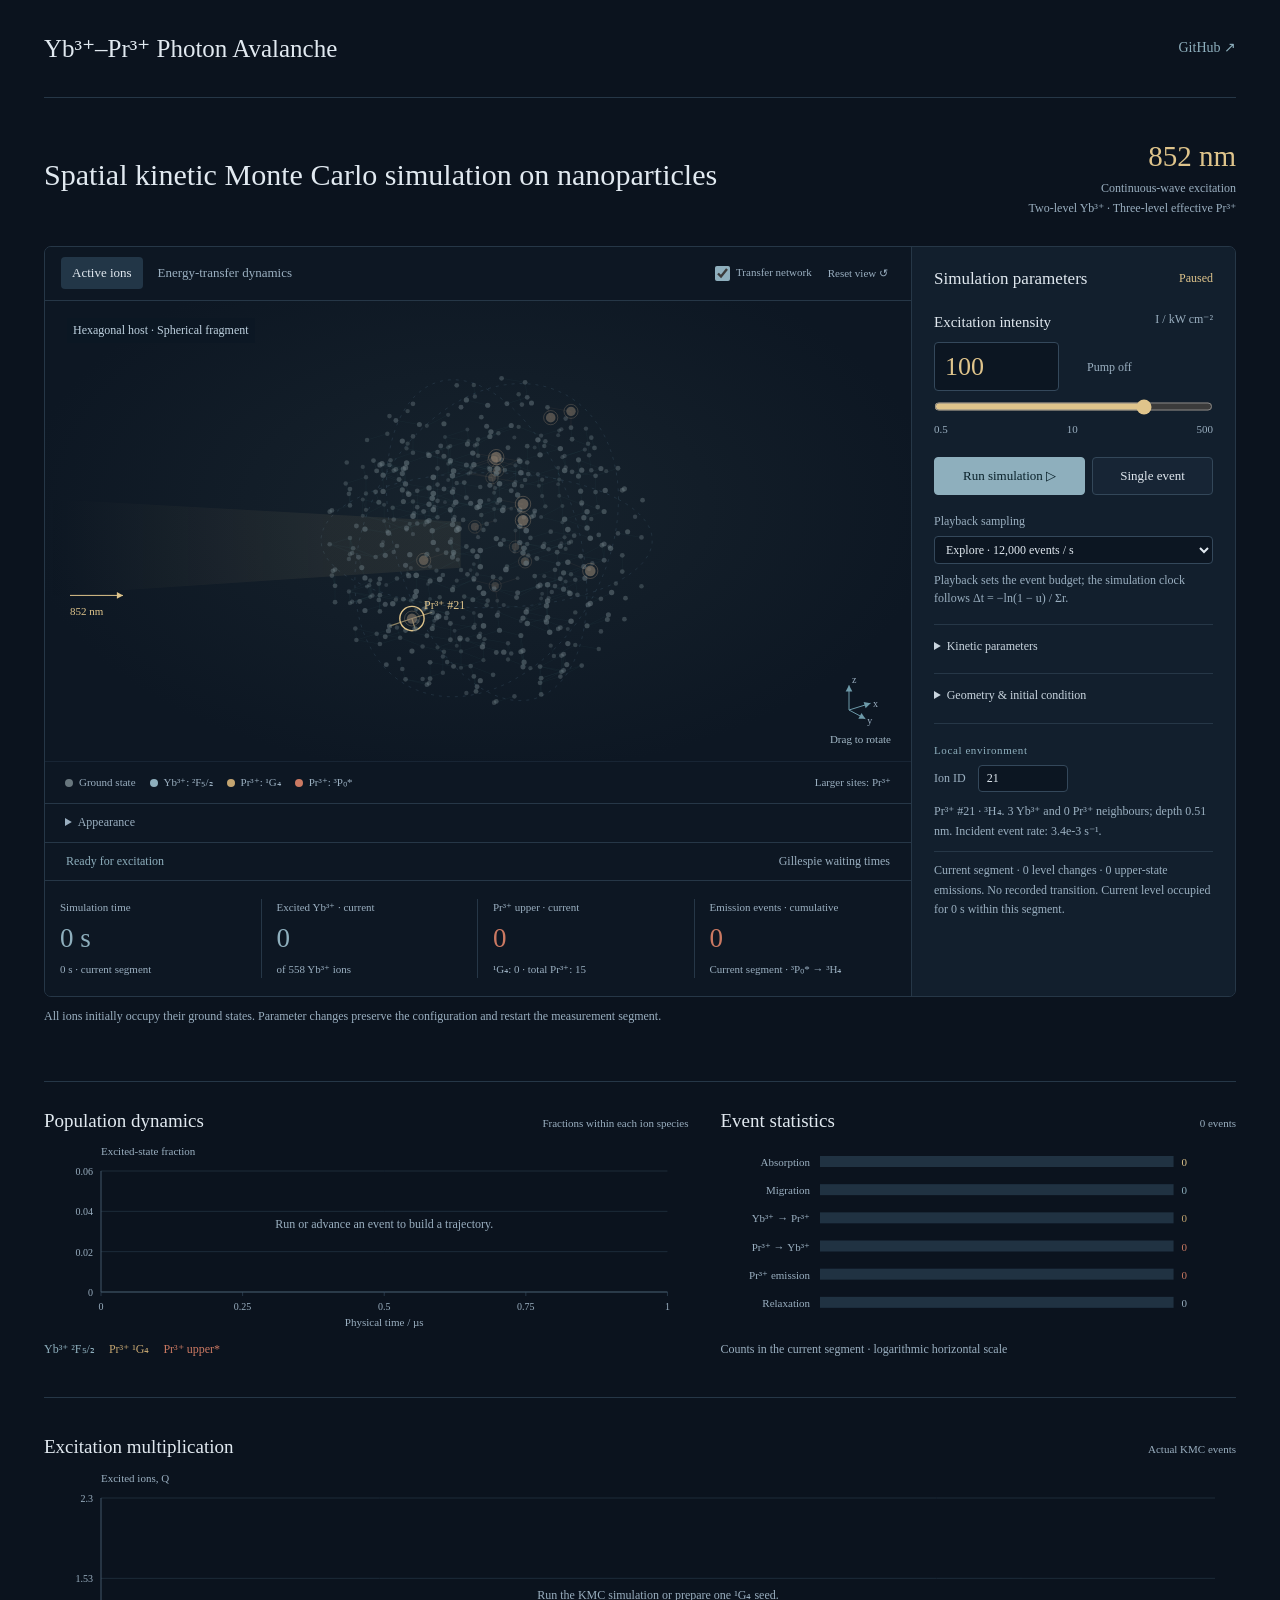
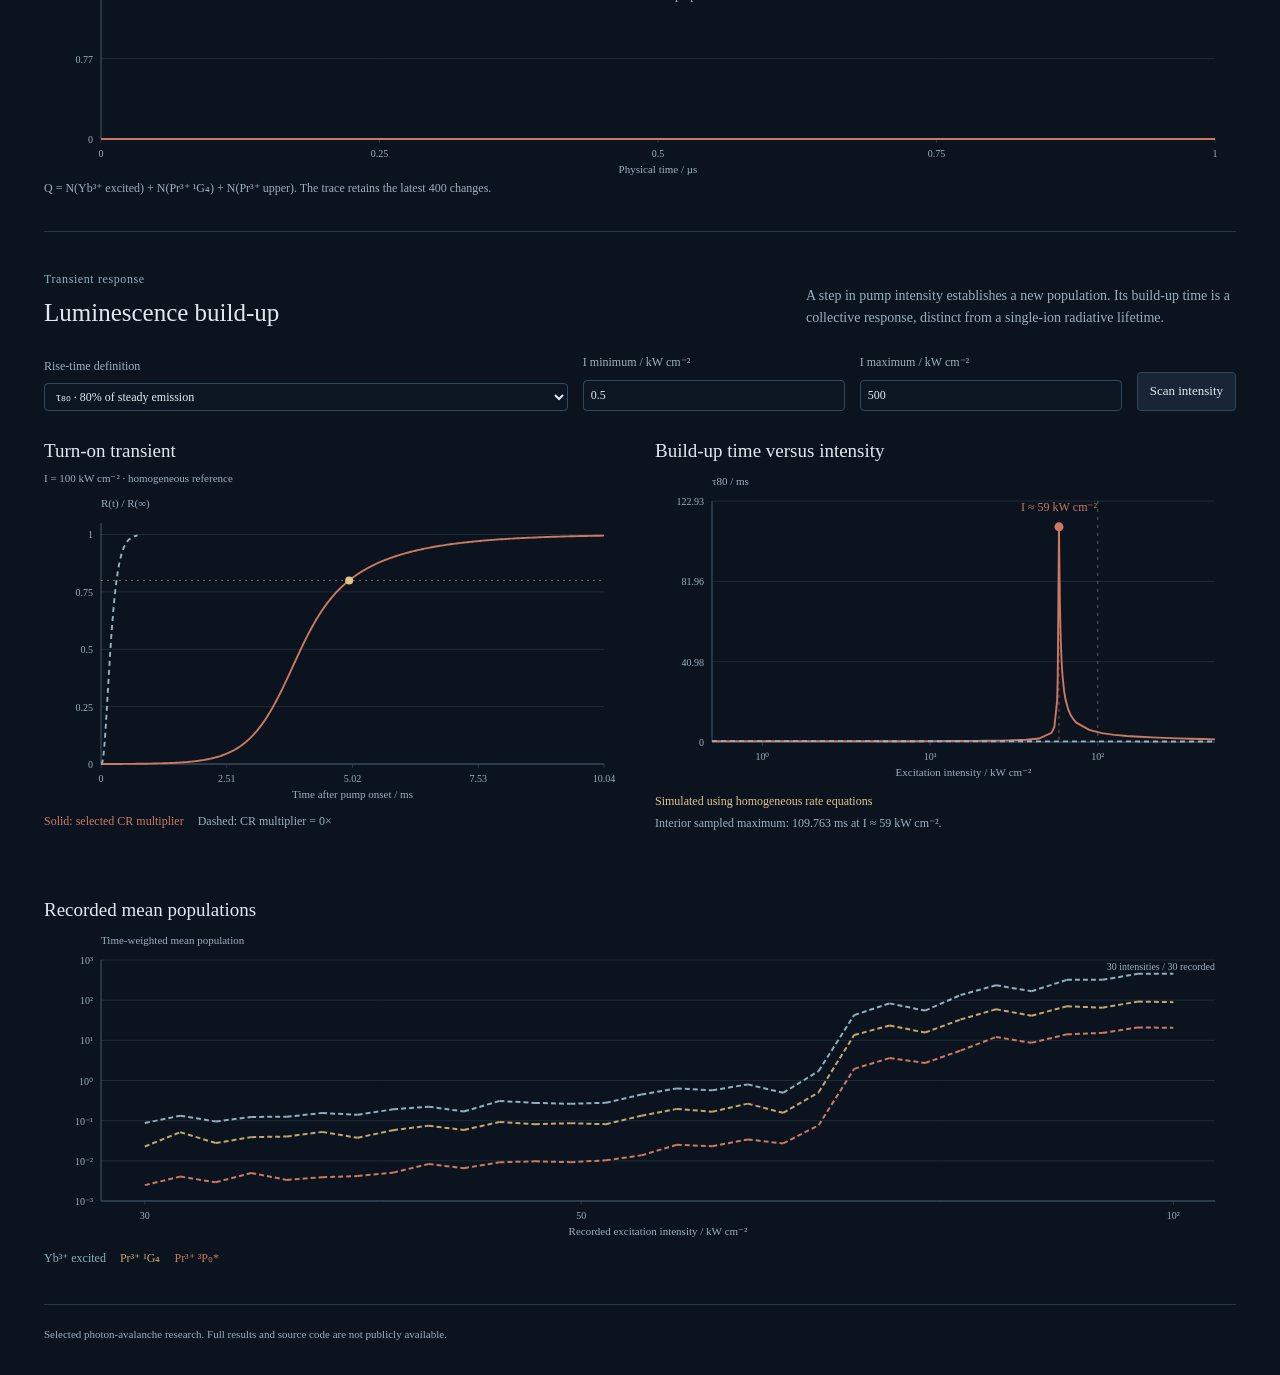
<file: projects/photon-avalanche/index.html>
<!doctype html>
<html lang="en">
<head>
  <meta charset="utf-8">
  <meta name="viewport" content="width=device-width,initial-scale=1">
  <meta name="description" content="An interactive, spatial kinetic Monte Carlo study of excitation migration and optical feedback in a Yb³⁺–Pr³⁺ photon-avalanche model.">
  <title>Yb³⁺–Pr³⁺ Photon Avalanche · Interactive KMC</title>
  <link rel="stylesheet" href="style.css">
  <script defer src="data.js"></script>
  <script defer src="model.js"></script>
  <script defer src="ion-activity.js"></script>
  <script defer src="graphics.js"></script>
  <script defer src="diagnostics.js"></script>
  <script defer src="diagnostic-ui.js"></script>
  <script defer src="app.js"></script>
</head>
<body>
<div class="page">
  <header>
    <a class="brand" href="#top">Yb³⁺–Pr³⁺ Photon Avalanche</a>
    <a class="github-link" href="https://github.com/Madokafriends" target="_blank" rel="noopener noreferrer" aria-label="View the author's public GitHub profile">GitHub ↗</a>
  </header>
  <main id="top">
    <div class="intro">
      <div><h1>Spatial kinetic Monte Carlo simulation on nanoparticles</h1>
      </div>
      <div class="model-stamp"><strong>852 nm</strong><span>Continuous-wave excitation</span><small>Two-level Yb³⁺ · Three-level effective Pr³⁺</small></div>
    </div>
    <section id="dynamics" aria-label="Interactive kinetic Monte Carlo simulation">
      <div class="laboratory">
        <div class="stage">
          <div class="toolbar"><div class="segmented" aria-label="Visualization">
            <button id="spatialView" aria-pressed="true">Active ions</button><button id="levelView" aria-pressed="false">Energy-transfer dynamics</button>
          </div><div class="view-tools" id="spatialTools"><label><input id="showLinks" type="checkbox" checked> Transfer network</label><button id="homeView" class="quiet">Reset view ↺</button></div></div>
          <div id="spatialPanel" class="spatial-panel" aria-labelledby="spatialView">
          <div class="canvas-wrap"><canvas id="crystal" aria-label="Projected three-dimensional nanoparticle with Yb³⁺ and Pr³⁺ ions. Drag to rotate; select an ion to inspect it."></canvas>
            <div class="canvas-tag"><span id="geometryTag">Hexagonal host · Spherical fragment</span></div>
            <div class="view-help" id="viewHelp">Drag to rotate</div>
          </div>
          <div class="legend"><span><i class="dot ground"></i>Ground state</span><span><i class="dot yb"></i>Yb³⁺: ²F₅/₂</span><span><i class="dot pr1"></i>Pr³⁺: ¹G₄</span><span><i class="dot pr2"></i>Pr³⁺: ³P₀*</span><span class="legend-note">Larger sites: Pr³⁺</span></div>
          <details class="appearance"><summary>Appearance</summary>
            <div class="appearance-controls">
              <label for="ionPalette">Palette<select id="ionPalette"><option value="mineral">Mineral</option><option value="contrast">High contrast</option><option value="classic">Original</option></select></label>
              <label for="ionMaterial">Material<select id="ionMaterial"><option value="matte">Matte</option><option value="outline">Outline</option><option value="luminous">Luminous</option></select></label>
            </div>
          </details>
          </div>
    <section id="mechanism" class="mechanism" aria-labelledby="levelView" hidden>
      <div class="mechanism-tabs segmented" aria-label="Energy-level diagram">
        <button id="pathwaysView" aria-pressed="true" aria-controls="pathwaysPanel">Transfer pathways</button>
        <button id="spectroscopyView" aria-pressed="false" aria-controls="spectroscopyPanel">Spectroscopic levels</button>
      </div>
      <div id="pathwaysPanel" class="guide-grid" aria-labelledby="pathwaysView">
        <div class="guide-visual">
          <canvas id="guide" aria-label="Representative Pr³⁺–Yb³⁺–Yb³⁺–Pr³⁺ feedback pathway with all retained process types and paired intra-ion transitions"></canvas>
          <div class="guide-steps" aria-label="Highlight a process">
            <button data-guide="0" aria-pressed="false">Overview</button>
            <button data-guide="1" aria-pressed="false" title="Ground-state absorption">GSA</button>
            <button data-guide="2" aria-pressed="false" title="Excited-state absorption">ESA</button>
            <button data-guide="3" aria-pressed="true" title="Cross-relaxation">CR</button>
            <button data-guide="4" aria-pressed="false" title="Yb³⁺–Yb³⁺ energy migration">Migration</button>
            <button data-guide="5" aria-pressed="false" title="Yb³⁺-to-Pr³⁺ energy transfer">ET</button>
            <button data-guide="6" aria-pressed="false">Radiative</button>
            <button data-guide="7" aria-pressed="false" title="Multiphonon relaxation">MPR</button>
            <button data-guide="8" aria-pressed="false" title="Optional channel; zero baseline rate">Upper → ¹G₄</button>
          </div>
          <p class="guide-notation">Pr³⁺: ³H₄ · ¹G₄ · ³P₀*<br>*Effective upper state; see Spectroscopic levels for the model reduction.</p>
        </div>
      </div>
      <div id="spectroscopyPanel" class="spectroscopy-panel" aria-labelledby="spectroscopyView" hidden>
        <div class="level-sheet" tabindex="0" role="region" aria-label="Spectroscopic manifolds and effective KMC states; scroll horizontally on a narrow screen">
          <svg class="spectroscopic-diagram" viewBox="0 0 840 530" role="img" aria-labelledby="spectrumTitle spectrumDescription">
            <title id="spectrumTitle">Yb³⁺ and Pr³⁺ spectroscopic manifolds and their effective kinetic representation</title>
            <desc id="spectrumDescription">Yb³⁺ has two retained manifolds, ²F₇/₂ and ²F₅/₂. The selected Pr³⁺ spectrum includes ³H₄, ³H₅, ³H₆, ³F₂, ³F₃, ³F₄, ¹G₄, ¹D₂, ³P₀, ³P₁, ¹I₆ and ³P₂. The kinetic model propagates only ³H₄, ¹G₄ and an effective upper state labelled ³P₀*. Vertical positions are schematic, without a numerical energy scale or Stark splitting.</desc>
            <defs><marker id="reductionArrow" markerWidth="8" markerHeight="8" refX="6" refY="4" orient="auto"><path d="M1 1 L6 4 L1 7" fill="none" stroke="currentColor" stroke-width="1.2"/></marker></defs>
            <text class="spectrum-heading" x="55" y="27">Spectroscopic manifolds</text>
            <text class="spectrum-heading" x="540" y="27">Effective KMC states</text>
            <text class="spectrum-ion" x="112" y="65" text-anchor="middle">Yb³⁺</text>
            <text class="spectrum-ion" x="272" y="65" text-anchor="middle">Pr³⁺</text>
            <text class="spectrum-ion" x="580" y="65" text-anchor="middle">Yb³⁺</text>
            <text class="spectrum-ion" x="740" y="65" text-anchor="middle">Pr³⁺</text>
            <path class="spectrum-axis" d="M27 488 V100 M22 109 L27 100 L32 109"/>
            <text class="spectrum-axis-label" transform="translate(17 338) rotate(-90)">Energy</text>
            <g class="spectrum-level yb-level">
              <path d="M76 287 H148"/><text x="159" y="293">²F₅/₂</text>
              <path d="M76 488 H148"/><text x="159" y="494">²F₇/₂</text>
            </g>
            <rect class="upper-band" x="224" y="78" width="151" height="124" rx="5"/>
            <g class="spectrum-level upper-level">
              <path d="M236 94 H308"/><text x="319" y="100">³P₂</text>
              <path d="M236 125 H308"/><text x="319" y="131">¹I₆</text>
              <path d="M236 156 H308"/><text x="319" y="162">³P₁</text>
              <path d="M236 187 H308"/><text x="319" y="193">³P₀</text>
            </g>
            <g class="spectrum-level omitted-level">
              <path d="M236 235 H308"/><text x="319" y="241">¹D₂</text>
            </g>
            <g class="spectrum-level intermediate-level">
              <path d="M236 303 H308"/><text x="319" y="309">¹G₄</text>
            </g>
            <g class="spectrum-level omitted-level">
              <path d="M236 338 H308"/><text x="319" y="344">³F₄</text>
              <path d="M236 365 H308"/><text x="319" y="371">³F₃</text>
              <path d="M236 392 H308"/><text x="319" y="398">³F₂</text>
              <path d="M236 420 H308"/><text x="319" y="426">³H₆</text>
              <path d="M236 452 H308"/><text x="319" y="458">³H₅</text>
            </g>
            <g class="spectrum-level ground-level">
              <path d="M236 488 H308"/><text x="319" y="494">³H₄</text>
            </g>
            <g class="reduction-link">
              <path d="M398 272 H497" marker-end="url(#reductionArrow)"/>
              <text x="448" y="250" text-anchor="middle">Kinetic</text>
              <text x="448" y="307" text-anchor="middle">reduction</text>
            </g>
            <g class="spectrum-level yb-level">
              <path d="M544 287 H616"/><text x="627" y="293">²F₅/₂</text>
              <path d="M544 488 H616"/><text x="627" y="494">²F₇/₂</text>
            </g>
            <g class="spectrum-level upper-level">
              <path d="M704 187 H776"/><text x="787" y="193">³P₀*</text>
            </g>
            <g class="spectrum-level intermediate-level">
              <path d="M704 303 H776"/><text x="787" y="309">¹G₄</text>
            </g>
            <g class="spectrum-level ground-level">
              <path d="M704 488 H776"/><text x="787" y="494">³H₄</text>
            </g>
            <text class="spectrum-small" x="112" y="520" text-anchor="middle">4f¹³</text>
            <text class="spectrum-small" x="272" y="520" text-anchor="middle">4f² · selected manifolds</text>
            <text class="spectrum-small" x="580" y="520" text-anchor="middle">Two states</text>
            <text class="spectrum-small" x="740" y="520" text-anchor="middle">Three states</text>
          </svg>
        </div>
        <div class="spectroscopy-notes">
          <p><strong>From spectroscopic manifolds to kinetic states.</strong> The simulation retains two Yb³⁺ states and three Pr³⁺ states. ³P₀* denotes an effective upper state; other Pr³⁺ manifolds are not propagated separately.</p>
          <p class="tiny">Level positions are schematic. Host-dependent energy shifts and Stark splitting are not resolved. <a href="https://doi.org/10.1039/D0PP00069H" target="_blank" rel="noopener noreferrer">Pr³⁺ spectroscopic reference ↗</a></p>
        </div>
      </div>
    </section>
          <div class="event-line"><span id="eventType">Ready for excitation</span><span id="eventTime">Gillespie waiting times</span></div>
          <div class="metrics">
            <div><span>Simulation time</span><strong id="physicalTime">0 s</strong><small id="timeSeconds">0 s · current segment</small></div>
            <div><span>Excited Yb³⁺ · current</span><strong id="nYb">0</strong><small id="ybFraction">of — Yb³⁺ ions</small></div>
            <div><span>Pr³⁺ upper · current</span><strong id="nPr">0</strong><small id="prFraction">¹G₄: 0 · total Pr³⁺: —</small></div>
            <div><span>Emission events · cumulative</span><strong id="photons">0</strong><small>Current segment · ³P₀* → ³H₄</small></div>
          </div>
        </div>
        <aside class="controls" aria-label="Simulation parameters">
          <div class="control-heading"><h2>Simulation parameters</h2><span id="status">Paused</span></div>
          <div class="control-block">
            <label class="control-label" for="intensity">Excitation intensity <span>I / kW cm⁻²</span></label>
            <div class="numeric"><input id="intensityNumber" type="number" min="0" max="500" step="0.01" value="100" aria-label="Excitation intensity in kilowatts per square centimetre"><button id="pumpOff" class="quiet">Pump off</button></div>
            <input id="intensity" type="range" min="-0.3" max="2.699" step=".001" value="2"><div class="ruler"><span>0.5</span><span>10</span><span>500</span></div>
          </div>
          <div class="transport"><button class="primary" id="run">Run simulation ▷</button><button id="step">Single event</button></div>
          <label class="compact-label" for="speed">Playback sampling</label>
          <select id="speed"><option value="8">Inspect · 8 events / s</option><option value="12000" selected>Explore · 12,000 events / s</option><option value="150000">Accelerated · up to 150,000 events / s</option></select>
          <p class="tiny">Playback sets the event budget; the simulation clock follows Δt = −ln(1 − u) / Σr.</p>
          <details class="settings" id="kineticSettings"><summary>Kinetic parameters</summary>
            <div class="knob"><label for="esa">Pr³⁺ ESA <output id="esaValue">1.00×</output></label><input id="esa" type="range" min=".25" max="2" step=".05" value="1"></div>
            <div class="knob"><label for="gsa">Yb³⁺ GSA <output id="gsaValue">1.00×</output></label><input id="gsa" type="range" min="-1.30103" max="1.30103" step=".001" value="0"></div>
            <div class="knob"><label for="feedback">Pr³⁺ → Yb³⁺ cross-relaxation (CR) <output id="feedbackValue">1.00×</output></label><input id="feedback" type="range" min="0" max="5" step=".05" value="1"></div>
            <div class="knob"><label for="migration">Yb³⁺–Yb³⁺ migration <output id="migrationValue">1.00×</output></label><input id="migration" type="range" min="0" max="3" step=".05" value="1"></div>
            <div class="knob"><label for="mpr">Pr³⁺ nonradiative loss <output id="mprValue">1.00×</output></label><input id="mpr" type="range" min="0" max="3" step=".05" value="1"></div>
          </details>
          <details class="settings"><summary>Geometry &amp; initial condition</summary>
            <label for="parameterProfile">Geometry preset</label><select id="parameterProfile"><option value="thesis">Default</option><option value="table">Higher Pr³⁺ concentration</option><option value="archive">Extended interaction range</option><option value="custom">Custom geometry</option></select>
            <p class="fixed-host">Host geometry · Hexagonal</p>
            <div class="form-row"><label>a / Å<input id="latticeA" type="number" min="2.5" max="10" step=".5" value="5"></label><label>c / Å<input id="latticeC" type="number" min="1.5" max="10" step=".5" value="3.5"></label></div>
            <label for="cutoff">Interaction cutoff / Å</label><input id="cutoff" type="number" min="2.5" max="10" step=".5" value="5">
            <div class="form-row"><label>Radius / 5 Å<input id="radius" type="number" min="3" max="8" step=".5" value="6.5"></label><label>Random seed<input id="seed" type="number" min="0" max="999999" step="1" value="1234"></label></div>
            <div class="form-row"><label>Yb³⁺ / %<input id="fractionYb" type="number" min="2" max="40" step="1" value="15"></label><label>Pr³⁺ / %<input id="fractionPr" type="number" min=".1" max="5" step=".1" value=".5"></label></div>
            <button id="rebuild" class="wide">Rebuild nanoparticle</button>
            <div class="reset-row"><button id="reset">Ground state ↺</button><button id="seedG4">One G₄ seed</button></div>
            <p class="tiny">The interactive geometry is a solid spherical crop. No explicit shell or surface-quenching channels are included.</p>
          </details>
          <div class="inspection"><span class="eyebrow">Local environment</span><label class="ion-id" for="inspectIon">Ion ID<input id="inspectIon" type="number" min="0" step="1" value="0" aria-label="Inspect ion by ID"></label><p id="inspector">Select an ion to inspect its state and available neighbours.</p><p id="ionActivity" class="tiny">No transitions recorded in this measurement segment.</p></div>
        </aside>
      </div>
      <p class="segment-note" id="segmentNote" aria-live="polite">All ions initially occupy their ground states. Parameter changes preserve the configuration and restart the measurement segment.</p>
    </section>


    <section id="trajectories" aria-label="KMC trajectories and excitation accounting">
      <div class="trace-grid">
        <figure><figcaption>Population dynamics<span>Fractions within each ion species</span></figcaption><canvas id="trace" aria-label="Live Yb³⁺ excited, Pr³⁺ intermediate and Pr³⁺ upper-state populations against physical time"></canvas><div class="inline-legend"><span class="yb-text">Yb³⁺ ²F₅/₂</span><span class="pr1-text">Pr³⁺ ¹G₄</span><span class="pr2-text">Pr³⁺ upper*</span></div></figure>
        <figure><figcaption>Event statistics<span id="eventsTotal">0 events</span></figcaption><canvas id="events" aria-label="Observed counts for absorption, migration, transfer, emission and loss events"></canvas><p class="tiny">Counts in the current segment · logarithmic horizontal scale</p></figure>
      </div>

      <div class="balance-grid">
        <figure><figcaption>Excitation multiplication<span>Actual KMC events</span></figcaption><canvas id="activity" class="large-chart" aria-label="Number of excited ions against physical time"></canvas><p class="tiny">Q = N(Yb³⁺ excited) + N(Pr³⁺ ¹G₄) + N(Pr³⁺ upper). The trace retains the latest 400 changes.</p></figure>
      </div>
    </section>
    <section id="diagnostics" aria-label="Intensity-dependent avalanche diagnostics">
      <div class="section-heading"><div><p class="eyebrow">Transient response</p><h2>Luminescence build-up</h2></div><p>A step in pump intensity establishes a new population. Its build-up time is a collective response, distinct from a single-ion radiative lifetime.</p></div>
      <div class="diagnostic-controls">
        <label for="riseFraction">Rise-time definition<select id="riseFraction"><option value="0.5">τ₅₀ · 50% of steady emission</option><option value="0.8" selected>τ₈₀ · 80% of steady emission</option><option value="0.95">τ₉₅ · 95% of steady emission</option></select></label>
        <label for="scanMin">I minimum / kW cm⁻²<input id="scanMin" type="number" min="0.01" max="499" value="0.5" step="0.5"></label>
        <label for="scanMax">I maximum / kW cm⁻²<input id="scanMax" type="number" min="0.02" max="500" value="500" step="1"></label>
        <button id="runRiseScan">Scan intensity</button><button id="cancelRiseScan" hidden>Cancel</button>
      </div>
      <div class="diagnostic-grid">
        <figure><figcaption>Turn-on transient<span id="transientIntensity">Selected simulation intensity</span></figcaption><canvas id="transientChart" class="large-chart" aria-label="Normalised turn-on emission with the selected CR multiplier and with that multiplier set to zero"></canvas><div class="inline-legend"><span class="pr2-text">Solid: selected CR multiplier</span><span class="muted">Dashed: CR multiplier = 0×</span></div></figure>
        <figure><figcaption>Build-up time versus intensity</figcaption><canvas id="riseChart" class="large-chart" aria-label="Calculated build-up time versus pump intensity"></canvas><p class="tiny diagnostic-source">Simulated using homogeneous rate equations</p><p id="riseReadout" class="tiny" aria-live="polite">No threshold is assumed. A peak must emerge from the selected model and scan range.</p></figure>
      </div>
    </section>
    <section id="response" class="recorded-response" aria-labelledby="archiveCaption">
      <figure><figcaption id="archiveCaption">Recorded mean populations</figcaption><canvas id="archiveChart" class="large-chart" aria-label="Recorded Monte Carlo observables versus intensity, distinguishing convergence status"></canvas><div class="inline-legend"><span class="yb-text">Yb³⁺ excited</span><span class="pr1-text">Pr³⁺ ¹G₄</span><span class="pr2-text">Pr³⁺ ³P₀*</span></div></figure>
    </section>
  </main>
  <footer>Selected photon-avalanche research. Full results and source code are not publicly available.</footer>
</div>
</body>
</html>
</file>
<file: projects/photon-avalanche/style.css>
:root{--bg:#0b131e;--panel:#101b28;--line:#263747;--text:#e1e9f0;--muted:#9aafc0;--cyan:#68d6dc;--peach:#e9ac7c;--violet:#bba0f0;--gold:#dfc48b;--red:#e78385;--serif:Cambria,Georgia,"Times New Roman",serif}
*{box-sizing:border-box}html{scroll-behavior:smooth;scroll-padding-top:25px}body{margin:0;color:var(--text);background:var(--bg);font:15px/1.6 var(--serif)}button,input,select{font:inherit}button,a,input,select,summary{-webkit-tap-highlight-color:transparent}button{cursor:pointer;background:#172535;color:var(--text);border:1px solid #334759;border-radius:4px;padding:7px 12px;line-height:1.35}button:hover{border-color:var(--cyan);background:#203445}button:focus-visible,a:focus-visible,summary:focus-visible,input:focus-visible,select:focus-visible{outline:2px solid var(--gold);outline-offset:4px}button:disabled{cursor:wait;opacity:.55}a{color:var(--cyan);text-decoration:none}p,h1,h2,h3,figure{margin:0}p{color:var(--muted)}h1,h2,h3{font-weight:400}h1{font-size:32px;line-height:1.25}h2{font-size:25px;line-height:1.3}h3{font-size:21px;line-height:1.35}input,select{accent-color:var(--cyan)}input[type=checkbox]{width:15px;height:15px;margin:0}input[type=range]{width:100%;margin:8px 0 0;height:15px;cursor:pointer}input[type=number],select{background:#0c1622;border:1px solid #34485b;color:var(--text);border-radius:4px;min-width:0;width:100%;padding:5px 7px}input[type=number]{font-variant-numeric:tabular-nums}summary{cursor:pointer;color:#c9d5df}code{font:12px/1.5 Consolas,monospace;color:#c5d4e0}canvas{display:block;width:100%}[hidden]{display:none!important}.page{max-width:1460px;margin:auto;padding:0 44px}.eyebrow{font-size:12px;letter-spacing:.6px;color:var(--cyan);margin-bottom:8px}.tiny{font-size:12px;line-height:1.5}.muted{color:var(--muted)}.gold-text{color:var(--gold)}.yb-text{color:var(--cyan)}.pr1-text{color:var(--peach)}.pr2-text{color:var(--violet)}
header{min-height:98px;display:flex;align-items:center;justify-content:space-between;gap:25px;border-bottom:1px solid var(--line)}.brand{font-size:25px;color:var(--text);line-height:1.2}.brand span{display:block;color:var(--muted);font-size:12px;margin-top:8px;letter-spacing:.7px}nav{display:flex;gap:27px;font-size:14px}nav a{color:var(--muted)}nav a:hover{color:var(--cyan)}.private{font-size:11px;border:1px solid #344345;border-radius:20px;padding:4px 11px;color:#a5c6c1;white-space:nowrap}.intro{display:flex;gap:40px;align-items:center;justify-content:space-between;padding:35px 0 28px}.lede{max-width:740px;font-size:15px;margin-top:10px}.model-stamp{flex-shrink:0;text-align:right}.model-stamp strong{display:block;color:var(--gold);font-weight:400;font-size:29px}.model-stamp span,.model-stamp small{display:block;color:var(--muted);font-size:12px}.presets{display:grid;grid-template-columns:repeat(3,1fr);gap:12px;margin-bottom:20px}.presets button{display:flex;align-items:center;gap:15px;text-align:left;padding:14px 18px;background:#111d29}.presets b{font-size:15px;font-weight:400;display:block}.presets small{font-size:12px;color:var(--muted);display:block;margin-top:3px}.presets button[aria-pressed=true]{border-color:#4c9fa9;background:#142733}.arrow{margin-left:auto;color:var(--muted)}.preset-art{display:block;width:32px;height:32px;flex-shrink:0;border-radius:50%;border:1px solid #3b6471;background:radial-gradient(circle,#68d6dc80,transparent 70%)}.preset-art.strong{border-color:#8b72ba;background:radial-gradient(circle,#dfc2ff,#bba0f050 37%,transparent 75%);box-shadow:0 0 14px #bba0f020}.preset-art.quenched{border-color:#b4787a;background:radial-gradient(circle,#adf5e510,#e7838580 75%,transparent 80%)}
.laboratory{display:grid;grid-template-columns:minmax(0,1fr) 324px;border:1px solid var(--line);border-radius:7px;overflow:hidden;background:var(--panel)}.stage{display:flex;flex-direction:column;min-width:0;background:#0d1723}.toolbar{min-height:54px;display:flex;align-items:center;justify-content:space-between;gap:10px;padding:9px 16px;border-bottom:1px solid var(--line)}.segmented{display:flex;gap:4px;flex-wrap:wrap}.segmented button{border-color:transparent;background:transparent;color:var(--muted);font-size:13px;padding:6px 10px;white-space:nowrap}.segmented button[aria-pressed=true]{background:#223647;color:var(--text)}.view-tools{display:flex;gap:9px;align-items:center;font-size:11px;color:var(--muted)}.view-tools label{display:flex;align-items:center;gap:6px}.view-tools button{font-size:11px;padding:4px 6px}.quiet{background:transparent;border-color:transparent;color:var(--muted)}.canvas-wrap{position:relative;flex:1;min-height:460px;background:radial-gradient(ellipse at 50% 45%,#152b3a 0,#0d1825 58%,#0b141f 100%)}#crystal{width:100%;height:100%;position:absolute;touch-action:none;cursor:grab}#crystal:active{cursor:grabbing}.canvas-tag{position:absolute;left:22px;top:17px;pointer-events:none;font-size:12px;color:#bed1df;background:#0c1723a8;padding:3px 6px}.canvas-tag small{display:block;font-size:11px;color:var(--muted);margin-top:4px}.view-help{position:absolute;bottom:12px;right:20px;pointer-events:none;font-size:11px;color:#a4bac8}.legend{display:flex;flex-wrap:wrap;gap:14px;padding:12px 20px;font-size:11px;border-top:1px solid #26374777;color:var(--muted)}.legend span{display:flex;align-items:center;gap:6px}.legend-note{margin-left:auto}.dot{width:8px;height:8px;display:inline-block;border-radius:50%}.ground{background:#53728b}.yb{background:var(--cyan)}.pr1{background:var(--peach)}.pr2{background:var(--violet)}.event-line{display:flex;gap:12px;justify-content:space-between;border-block:1px solid var(--line);padding:9px 21px;font-size:12px;min-height:39px}.event-line span:first-child{color:var(--cyan)}.event-line span:last-child{color:var(--muted);white-space:nowrap}.metrics{display:grid;grid-template-columns:repeat(4,1fr);padding:18px 0}.metrics>div{padding:0 15px;border-right:1px solid var(--line)}.metrics>div:last-child{border:0}.metrics span,.metrics small{font-size:11px;color:var(--muted);display:block}.metrics strong{font-size:27px;line-height:1.65;font-weight:400;font-variant-numeric:tabular-nums;color:var(--cyan)}.metrics>div:nth-child(3) strong,.metrics>div:nth-child(4) strong{color:var(--violet)}
.controls{border-left:1px solid var(--line);padding:21px 22px;background:#121f2d}.control-heading{display:flex;justify-content:space-between;gap:10px;align-items:center;margin-bottom:20px}.control-heading h2{font-size:17px}.control-heading #status{font-size:12px;color:var(--gold)}.control-label{display:flex;justify-content:space-between;gap:10px;font-size:15px}.control-label span{font-size:12px;color:var(--muted)}.numeric{display:flex;align-items:center;margin-top:8px;gap:15px}.numeric input{max-width:125px;color:var(--gold);font-size:26px;padding:3px 10px}.numeric button{font-size:12px}.control-block input{accent-color:var(--gold)}.ruler{display:flex;justify-content:space-between;color:var(--muted);font-size:11px}.transport{display:grid;grid-template-columns:1.25fr 1fr;gap:7px;margin:18px 0 13px}.transport button{font-size:13px;padding:9px 4px}.primary{background:var(--cyan);color:#09212a;border-color:var(--cyan)}.primary:hover{background:#94edf0;color:#09212a}.compact-label{font-size:12px;color:var(--muted)}#speed{font-size:12px;margin:4px 0 7px}.knob{margin:17px 0 0}.knob label{display:flex;justify-content:space-between;font-size:13px;gap:10px}.knob output{color:var(--cyan);font-variant-numeric:tabular-nums}#feedback{accent-color:var(--violet)}#mpr{accent-color:var(--peach)}.check{display:flex;gap:9px;align-items:center;font-size:13px;margin:15px 0 6px}.surface-note{font-size:11px}.settings{margin-top:17px;border-top:1px solid var(--line);padding-top:12px;font-size:12px}.settings>label{display:block;margin-top:10px;color:var(--muted)}.form-row{display:grid;grid-template-columns:1fr 1fr;gap:10px;margin-top:10px}.form-row label{font-size:12px;color:var(--muted)}.form-row input{display:block;margin-top:3px}.wide{width:100%;margin-top:12px}.reset-row{display:flex;gap:7px;margin-top:8px}.reset-row button{font-size:12px;flex:1;padding:7px 3px}.inspection{border-top:1px solid var(--line);margin-top:18px;padding-top:13px;min-height:75px}.inspection .eyebrow{font-size:11px}.inspection p{font-size:12px;line-height:1.65}.segment-note{font-size:12px;padding:10px 0 19px}.trace-grid{display:grid;grid-template-columns:1.25fr 1fr;gap:32px;padding:24px 0 30px;border-block:1px solid var(--line)}figure{min-width:0}figcaption{display:flex;justify-content:space-between;gap:12px;font-size:19px;align-items:baseline;margin-bottom:6px}figcaption span{font-size:11px;color:var(--muted)}.trace-grid canvas{height:190px}.inline-legend{display:flex;gap:22px;flex-wrap:wrap;font-size:12px;margin:8px 0}.trace-grid figure>p{margin-top:8px}
.section-heading{display:flex;justify-content:space-between;gap:35px;align-items:end;padding:38px 0 24px}.section-heading>p{max-width:430px;font-size:14px}.guide-grid{display:grid;grid-template-columns:1.2fr 1fr;gap:35px;background:#101d2a;border:1px solid var(--line);border-radius:6px;padding:25px}.guide-visual{min-width:0}.guide-visual canvas{height:330px}.guide-visual>span{display:block;text-align:center;color:var(--muted);font-size:10px}.guide-copy{padding:3px 6px 0}.guide-steps{display:grid;grid-template-columns:repeat(4,1fr);gap:5px;margin-bottom:27px}.guide-steps button{padding:6px 2px;font-size:11px;background:transparent}.guide-steps button[aria-pressed=true]{border-color:var(--gold);color:var(--gold);background:#292923}.guide-copy p{font-size:14px;margin-top:11px}.guide-copy .eyebrow{font-size:12px;color:var(--gold)}.guide-copy h3{font-size:24px}.reaction{padding:13px 0;font-size:17px;color:var(--peach);line-height:1.65;min-height:60px}.guide-copy .guide-loss{border-top:1px solid var(--line);padding-top:13px;font-size:12px}.response-grid{display:grid;grid-template-columns:1.4fr 1fr;gap:40px;padding-bottom:30px}.large-chart{height:310px}.response-explanation{padding:16px 0 0 25px;border-left:1px solid var(--line);min-width:0}.response-explanation p{font-size:14px;margin-top:13px}.response-explanation .eyebrow{font-size:12px;margin-top:0}.response-explanation .note{font-size:12px;margin-top:20px;line-height:1.7}.readouts{display:grid;grid-template-columns:1fr 1fr;gap:15px;padding:20px 0 5px}.readouts span,.readouts small{display:block;font-size:12px;color:var(--muted)}.readouts strong{display:block;font-size:30px;color:var(--violet);font-weight:400;margin-top:3px}.archive-controls{display:flex;align-items:end;gap:20px;padding:0 0 23px}.archive-controls>label{font-size:12px;flex:1;color:var(--muted)}.archive-controls select{display:block;margin-top:5px;max-width:400px;font-size:13px}.archive-controls .check{flex:none;margin:0 0 7px}.archive-readout{margin-top:15px;border-left:2px solid var(--gold);padding:8px 13px;color:var(--gold);font-size:13px;min-height:65px}.source-path{font-family:Consolas,monospace;font-size:11px!important;overflow-wrap:anywhere}.response-explanation details{font-size:12px;margin-top:18px}.methods{border-top:1px solid var(--line);padding:30px 0}.methods h2{font-size:24px}.method-columns{display:grid;grid-template-columns:repeat(3,1fr);gap:32px;margin-top:25px}.method-columns h3{font-size:17px;margin-bottom:9px}.method-columns p{font-size:13px}.technical{border-top:1px solid var(--line);padding-top:17px;margin-top:26px;font-size:13px}.technical p{margin-top:12px}.technical a{text-decoration:underline;text-underline-offset:3px}footer{display:flex;justify-content:space-between;gap:15px;flex-wrap:wrap;border-top:1px solid var(--line);padding:20px 0 30px;color:var(--muted);font-size:11px}
@media(min-width:1440px){.canvas-wrap{min-height:530px}}@media(max-width:1100px){.page{padding:0 25px}header{gap:18px}nav{gap:16px}.private{display:none}.intro{gap:18px}h1{font-size:28px}.model-stamp small{max-width:180px}.laboratory{grid-template-columns:minmax(0,1fr) 296px}.controls{padding:18px}.toolbar{padding:9px 12px}.view-tools label{display:none}.metrics{grid-template-columns:repeat(2,1fr);row-gap:14px}.metrics>div:nth-child(2){border:0}.canvas-wrap{min-height:480px}.guide-grid{gap:20px;padding:20px}.guide-steps{grid-template-columns:repeat(2,1fr);margin-bottom:15px}.response-grid{gap:24px}.section-heading>p{max-width:330px}.response-explanation{padding-left:20px}}
@media(max-width:780px){.page{padding:0 18px}header{min-height:85px;flex-wrap:wrap;padding:18px 0 14px;gap:13px}.brand{font-size:24px}nav{font-size:12px;gap:20px}.intro{display:block;padding-top:25px}.model-stamp{display:none}h1{font-size:28px}.presets{gap:7px}.presets button{padding:11px 8px;gap:9px}.presets small{font-size:10px}.presets b{font-size:13px}.preset-art{width:22px;height:22px}.arrow{display:none}.laboratory{grid-template-columns:1fr}.controls{border-left:0;border-top:1px solid var(--line);display:grid;grid-template-columns:1fr 1fr;column-gap:25px}.control-heading,.control-block,.transport,.settings,.inspection{grid-column:1/-1}.control-heading{margin-bottom:12px}.controls>.compact-label{grid-column:1/-1}.controls>#speed{grid-column:1}.controls>.tiny{grid-column:2;align-self:center}.knob{grid-column:1/-1}.controls>.check{grid-column:1}.controls>.surface-note{grid-column:2}.canvas-wrap{min-height:440px}.metrics{grid-template-columns:repeat(4,1fr);gap:0}.metrics>div{padding:0 10px}.metrics>div:nth-child(2){border-right:1px solid var(--line)}.metrics strong{font-size:24px}.metrics small{font-size:10px}.legend{gap:12px;padding:11px 15px}.legend-note{display:none}.trace-grid{grid-template-columns:1fr;gap:25px}.section-heading{display:block;padding-top:30px}.section-heading>p{margin-top:12px;max-width:none}.section-heading .segmented{margin-top:17px}.guide-grid{grid-template-columns:1fr;padding:15px}.guide-steps{grid-template-columns:repeat(4,1fr)}.guide-visual canvas{height:320px}.guide-copy{padding:10px 6px}.response-grid{grid-template-columns:1fr;gap:15px}.response-explanation{border-left:0;border-top:1px solid var(--line);padding:18px 0}.large-chart{height:280px}.method-columns{grid-template-columns:1fr;gap:20px}.archive-controls{flex-wrap:wrap;gap:12px}.archive-controls>label{flex:1 1 45%}.archive-controls>.check{flex-basis:100%}.readouts{max-width:500px}figcaption{font-size:17px}.event-line{padding:9px 13px;font-size:11px}.canvas-tag{left:10px;font-size:11px}}
@media(max-width:450px){.page{padding:0 12px}h1{font-size:26px}.lede{font-size:14px}.preset-art{display:none}.presets small{font-size:10px}.presets b{font-size:12px}.canvas-wrap{min-height:350px}.metrics{grid-template-columns:repeat(2,1fr);row-gap:10px}.metrics>div:nth-child(2){border:0}.toolbar{gap:5px}.view-tools button{font-size:10px}.segmented button{padding:6px;font-size:12px}.legend{gap:8px;font-size:10px}.event-line{flex-wrap:wrap}.controls{column-gap:15px}.view-help{font-size:10px;right:10px}.guide-visual canvas{height:280px}.guide-steps button{font-size:10px}.guide-copy h3{font-size:23px}figcaption{display:block}figcaption span{display:block;margin-top:2px}.readouts strong{font-size:26px}}
@media(prefers-reduced-motion:reduce){html{scroll-behavior:auto}*{transition:none!important}}
/* Paired-transition energy diagram and geometry controls. */
.presets{grid-template-columns:repeat(2,1fr)}
.guide-grid{grid-template-columns:1.3fr 1fr}
.guide-visual canvas{height:370px}
.guide-steps{grid-template-columns:repeat(5,1fr)}
.settings .knob{margin:10px 0}.settings p{margin-top:12px}
#esa{accent-color:var(--gold)}#gsa{accent-color:var(--cyan)}
.table-scroll{overflow-x:auto;margin-top:20px}
.parameter-table{width:100%;border-collapse:collapse;font-size:13px;text-align:left}
.parameter-table th{color:var(--text);font-weight:400;background:#152431}
.parameter-table th,.parameter-table td{padding:12px 16px;border-bottom:1px solid var(--line)}
.parameter-table td{color:var(--muted)}
.archive-controls{flex-wrap:wrap}.archive-controls>label{flex:1 1 180px}
.archive-controls .check{flex:0 0 auto}
@media(max-width:1100px){.guide-grid{grid-template-columns:1fr}.guide-visual canvas{height:390px}.guide-copy{padding-top:16px}.guide-steps{max-width:500px}}
@media(max-width:780px){.guide-steps{grid-template-columns:repeat(5,1fr)}.guide-visual canvas{height:330px}}

/* Restore the original figure-and-explanation hierarchy. */
.guide-grid{grid-template-columns:minmax(0,1.65fr) minmax(260px,1fr);gap:32px;padding:27px 25px;background:linear-gradient(120deg,#112131,#101b28);align-items:center}
.guide-visual canvas{height:365px}.guide-copy{padding:8px 0 8px 27px;border-left:1px solid #2a3c4e;max-width:420px}
.guide-copy h3{font-size:25px;line-height:1.35}.guide-copy>p{font-size:14px;line-height:1.8}.guide-copy .reaction{font-size:16px;line-height:1.8;padding:18px 0;color:var(--peach)}
.guide-copy .guide-loss{font-size:11px;margin-top:18px;line-height:1.65}.guide-copy .eyebrow{color:var(--violet);font-size:12px}
.guide-steps{display:flex;flex-wrap:wrap;justify-content:center;gap:6px;max-width:none;margin:0 0 15px}
.guide-steps button{font-size:12px;padding:6px 10px;border:1px solid transparent;color:#aebfcd;background:transparent;border-radius:4px;white-space:nowrap}
.guide-steps button:hover{border-color:#4b6376;background:#1a2c3d}
.guide-steps button[aria-pressed=true]{color:var(--process-color,#e1e9f0);border-color:var(--process-color,#e1e9f0);background:#203043}
.guide-steps button::before{content:"";display:inline-block;width:5px;height:5px;border-radius:50%;margin-right:6px;background:var(--process-color,#e1e9f0);vertical-align:middle}
.guide-steps [data-guide="1"],.guide-steps [data-guide="2"]{--process-color:#dfc48b}.guide-steps [data-guide="3"]{--process-color:#bba0f0}.guide-steps [data-guide="4"]{--process-color:#68d6dc}.guide-steps [data-guide="5"]{--process-color:#e9ac7c}.guide-steps [data-guide="6"]{--process-color:#8bb5cc}.guide-steps [data-guide="7"]{--process-color:#bda994}.guide-steps [data-guide="8"]{--process-color:#9aafc0}
.guide-notation{font-size:11px;color:#8fa5b8;text-align:center;line-height:1.9}.inline-legend{gap:14px}
@media(max-width:1050px){.guide-grid{grid-template-columns:1fr;gap:22px}.guide-copy{max-width:none;border-left:0;border-top:1px solid var(--line);padding:21px 3px 0}.guide-visual canvas{height:365px}}
@media(max-width:780px){.guide-grid{padding:18px 14px}.guide-visual canvas{height:320px}.guide-steps{gap:5px;margin-bottom:13px}.guide-steps button{font-size:12px;padding:6px 9px}.guide-copy h3{font-size:23px}.guide-notation{font-size:10px}}
@media(max-width:450px){.guide-grid{padding:16px 9px}.guide-visual canvas{height:285px}.guide-steps button{padding:6px 7px;font-size:11px}.guide-notation{font-size:9px}}

/* Transient response and exact excitation accounting. */
.balance-grid{display:grid;grid-template-columns:1fr;gap:35px;padding:34px 0;border-bottom:1px solid var(--line)}
.diagnostic-controls{display:flex;align-items:end;gap:15px;flex-wrap:wrap;margin-bottom:25px}.diagnostic-controls>label{font-size:12px;color:var(--muted);flex:1;min-width:120px}.diagnostic-controls>label:first-child{flex:2;min-width:230px}.diagnostic-controls select,.diagnostic-controls input{display:block;margin-top:7px}.diagnostic-controls button{font-size:13px;min-height:39px}.diagnostic-grid{display:grid;grid-template-columns:1fr 1fr;gap:30px}.diagnostic-grid figcaption{display:block}.diagnostic-grid figcaption span{display:block;margin-top:4px}.diagnostic-grid .tiny{min-height:50px;line-height:1.8}.diagnostic-method{font-size:13px;border-top:1px solid var(--line);padding:17px 0 20px;margin-top:20px}.diagnostic-method p{margin-top:12px;line-height:1.9}.diagnostic-method a{text-decoration:underline}.diagnostic-controls button:disabled{opacity:.5;cursor:default}
#trajectories{margin-top:35px}.geometry-note{margin-top:12px;font-size:12px}
@media(max-width:900px){.balance-grid,.diagnostic-grid{grid-template-columns:1fr}.balance-grid{gap:20px}.diagnostic-controls>label{flex:1 1 35%}.diagnostic-controls>label:first-child{flex-basis:100%}}

/* Shared spatial / mechanism stage and optional display controls (25 Oct 2026). */
.spatial-panel{display:flex;flex-direction:column;flex:1;min-width:0}
.appearance{border-top:1px solid var(--line);padding:9px 20px;font-size:12px}
.appearance summary{width:max-content;color:var(--muted)}
.appearance-controls{display:flex;gap:20px;padding:12px 0 4px;max-width:480px}
.appearance-controls label{flex:1;color:var(--muted);font-size:12px}
.appearance-controls select{display:block;margin-top:5px;font-size:12px}
.ground{background:var(--ground,#68777e)}
.canvas-wrap{background:radial-gradient(ellipse at 50% 45%,#17232d,#0d1723 75%)}
.stage .mechanism{padding:8px 16px 18px}
.stage .guide-grid{grid-template-columns:1fr;gap:18px;padding:0;border:0;border-radius:0;background:transparent}
.stage .guide-visual canvas{height:365px}
.stage .guide-copy{border:0;border-top:1px solid var(--line);padding:15px 4px 0;max-width:none}
.stage .guide-copy h3{font-size:22px}
.stage .guide-copy>p{font-size:13px;line-height:1.65}
.stage .guide-copy .reaction{padding:10px 0;font-size:15px;min-height:0}
.stage .guide-copy .guide-loss{font-size:11px;margin-top:10px;padding-top:10px}
.stage .guide-steps{margin-bottom:12px}
.guide-steps [data-guide="3"]{--process-color:var(--violet)}
.guide-steps [data-guide="4"]{--process-color:var(--cyan)}
.guide-steps [data-guide="5"]{--process-color:var(--peach)}
.diagnostic-grid .diagnostic-source{min-height:0;color:var(--gold);margin-top:9px}
#pumpOff:disabled{cursor:default}
.fixed-host{padding-top:12px;color:var(--text)}
.ion-id{display:flex;align-items:center;gap:12px;color:var(--muted);margin:4px 0 10px;font-size:12px}
.ion-id input{width:90px;padding:3px 8px}
#ionActivity{border-top:1px solid var(--line);padding-top:9px;margin-top:9px;line-height:1.65}
@media(max-width:1100px){.toolbar{flex-wrap:wrap}.view-tools label{display:flex}}
@media(max-width:450px){.stage .mechanism{padding:6px 9px 14px}.stage .guide-visual canvas{height:310px}.appearance{padding:9px 15px}}

.recorded-response{padding:32px 0 28px}

/* Spectroscopic context alongside the effective energy-transfer diagram. */
header{justify-content:space-between}.github-link{flex-shrink:0;font-size:14px;padding:6px 0}
.intro h1{max-width:830px;font-size:clamp(24px,2.35vw,32px);line-height:1.4}
.mechanism-tabs{padding:9px 0 13px;border-bottom:1px solid var(--line);margin-bottom:8px}
.mechanism-tabs button{font-size:12px}
.level-sheet{overflow-x:auto;overscroll-behavior-x:contain;padding-top:10px}
.spectroscopic-diagram{display:block;width:100%;min-width:520px;height:auto;max-height:550px;font-family:var(--serif)}
.spectroscopic-diagram text{fill:var(--text);font-size:18px}
.spectroscopic-diagram .spectrum-heading{font-size:20px}
.spectroscopic-diagram .spectrum-ion{font-size:19px}
.spectrum-level path{fill:none;stroke:currentColor;stroke-width:2.5}
.spectroscopic-diagram .spectrum-level text{fill:currentColor;font-size:20px}
.yb-level{color:var(--cyan)}.upper-level{color:var(--violet)}.intermediate-level{color:var(--peach)}
.ground-level{color:var(--text)}.omitted-level{color:var(--muted)}
.upper-band{fill:var(--violet);fill-opacity:.055;stroke:var(--violet);stroke-opacity:.22;stroke-dasharray:4 4}
.spectrum-axis{fill:none;stroke:var(--muted);stroke-width:1}
.spectroscopic-diagram .spectrum-axis-label,.spectroscopic-diagram .spectrum-small{fill:var(--muted);font-size:15px}
.reduction-link{color:var(--gold)}.reduction-link path{fill:none;stroke:currentColor;stroke-width:1.5}
.spectroscopic-diagram .reduction-link text{fill:currentColor;font-size:17px}
.spectroscopy-notes{border-top:1px solid var(--line);padding:15px 3px 4px;margin-top:10px}
.spectroscopy-notes p{font-size:13px;line-height:1.8}.spectroscopy-notes strong{color:var(--text);font-weight:400}
.spectroscopy-notes .tiny{margin-top:8px;font-size:11px}.spectroscopy-notes a{text-decoration:underline;text-underline-offset:3px}
.knob output{flex-shrink:0}
footer{line-height:1.8}
@media(max-width:450px){.brand{font-size:21px}.github-link{font-size:12px}.mechanism-tabs button{padding:6px 9px}.intro h1{font-size:24px}}
</file>
